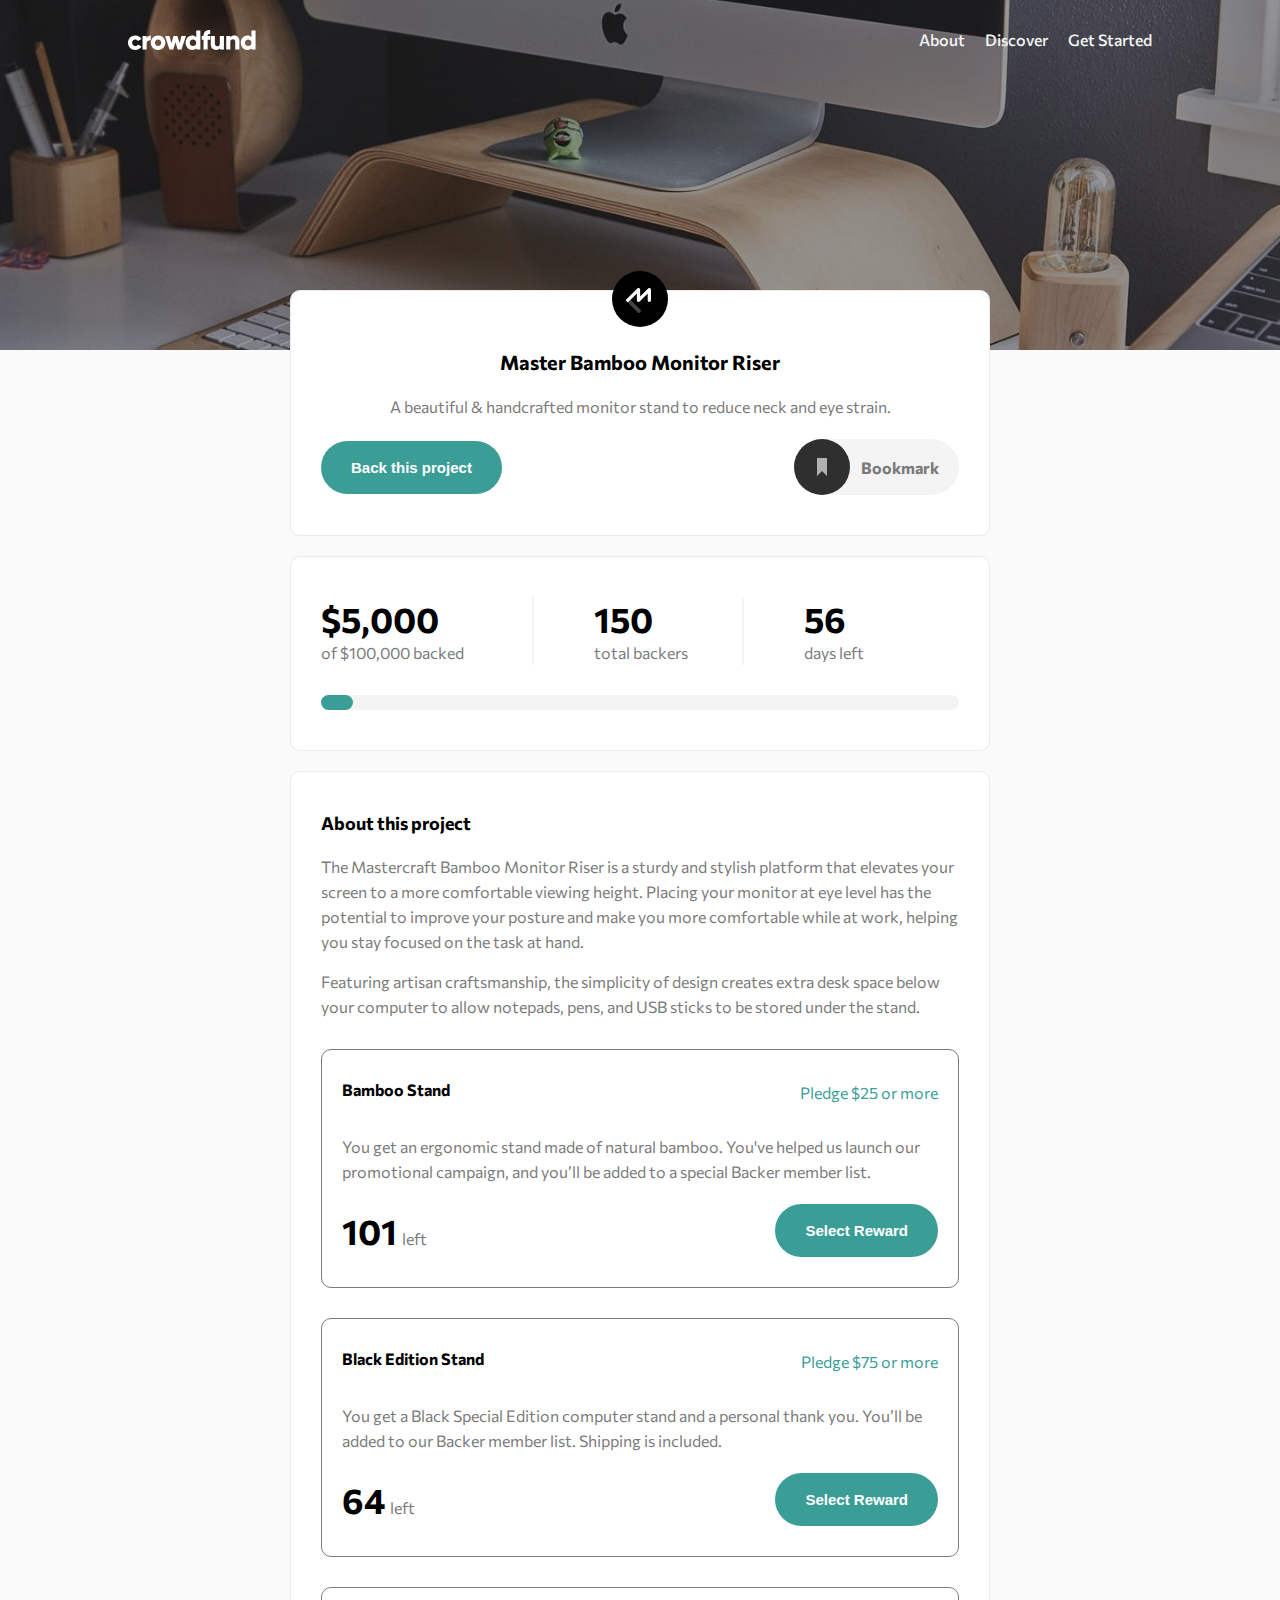
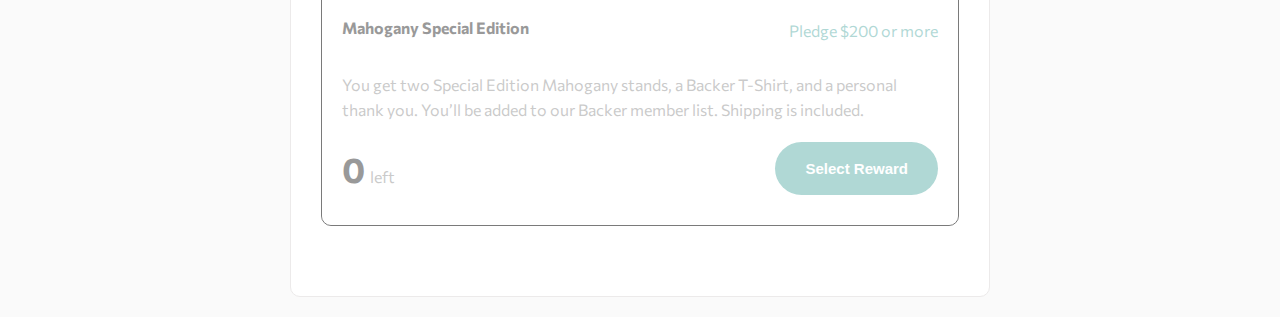
<file: index.html>
<!DOCTYPE html>
<html lang="en">
	<head>
		<meta charset="UTF-8" />
		<meta name="viewport" content="width=device-width, initial-scale=1.0" />
		<link rel="icon" type="image/png" sizes="32x32" href="./images/favicon-32x32.png"
		/>
		<link rel="preconnect" href="https://fonts.gstatic.com" />
		<link
			href="https://fonts.googleapis.com/css2?family=Commissioner:wght@400;500;700&display=swap"
			rel="stylesheet"
		/>
		<script type="module" src="/js/index.js"></script>
		<link rel="stylesheet" href="/css/index.min.css" />

		<title>Frontend Mentor | Crowdfunding product page</title>
	</head>
	<body>
		<div class="content-wrapper">
			<header class="header">
				<div class="header__content">
					<img class="header__logo" src="/images/logo.svg" alt="Crowdfund logo" />
				<nav class="navigation" aria-label="Frontend Mentor Crowdfunding">
					<button aria-expanded="false" aria-controls="main-navigation" class="navigation__hamburger" id="menubutton" aria-label="Open menu">
					<img src="/images/icon-hamburger.svg" alt="" role="button" alt="menu button"/>
					</button>
					<ul class="navigation__items" id="main-navigation" role="menubar">
						<li class="navigation__list-item" role="none">
							<a class="navigation__menu-item text--medium-weight" href="#" role="menuitem">
								About
							</a>
						</li>
						<li class="navigation__list-item" role="none">
							<a class="navigation__menu-item text--medium-weight" href="#" role="menuitem">
								Discover
							</a>
						</li>
						<li class="navigation__list-item" role="none">
							<a class="navigation__menu-item text--medium-weight" href="#" role="menuitem">
								Get Started
							</a>
						</li>
					</ul>
				</nav>
				</div>
			</header>
			<main class="container">
				<section class="section section__head section--center-aligned section--negative-margin">
					<div class="brand-logo">
						<img src="images/logo-mastercraft.svg" alt="Mastercraft logo">
					</div>
					<h1>Master Bamboo Monitor Riser</h1>
					<p>
						A beautiful & handcrafted monitor stand to reduce neck and eye
						strain.
					</p>
					<div class="button-cluster">
						<button class="button button--no-margin" id="back-project-button">Back this project</button>
						<input type="checkbox" class="bookmark__input" id="bookmark">
						<label class="bookmark" for="bookmark">
							<span class="bookmark__text text--bold">Bookmark</span>
							<img src="images/icon-bookmark.svg" class="bookmark__icon" alt="Bookmark disabled"/>
							<img src="images/icon-bookmark-green.svg" class="bookmark__icon--active" alt="Bookmark enabled"/>
						</label>
					</div>
				</section>
				<section class="section">
					<div class="section__hero">
							<div class="section__element">
								<div class="text text--large">$<span id="pledge-total">0</span></div>
								<p>of $<span id="pledge-target-amount"></span> backed</p>
							</div>
							<div class="section__element">
								<div class="text text--large" id="backers-total">0</div>
							<p>total backers</p>
							</div>
							<div class="section__element">
								<div class="text text--large">56</div>
							<p>days left</p>
							</div>
					</div>
					<div class="progress-bar-outer">
						<div class="progress-bar-inner"></div>
					</div>
				</section>
				<section class="section">
					<h2>About this project</h2>
					<p>
						The Mastercraft Bamboo Monitor Riser is a sturdy and stylish
						platform that elevates your screen to a more comfortable viewing
						height. Placing your monitor at eye level has the potential to
						improve your posture and make you more comfortable while at work,
						helping you stay focused on the task at hand.
					</p>
					<p>
						Featuring artisan craftsmanship, the simplicity of design creates
						extra desk space below your computer to allow notepads, pens, and
						USB sticks to be stored under the stand.
					</p>
					<div class="pledge-card">
						<div class="pledge-card__container">
							<div class="pledge-card__title">
								<h3>Bamboo Stand</h3>
								<p class="highlighted-text">Pledge $25 or more</p>
							</div>
							<p class="pledge-card__paragraph">
								You get an ergonomic stand made of natural bamboo. You've helped
								us launch our promotional campaign, and you’ll be added to a
								special Backer member list.
							</p>
							<div class="pledge-card__price">
								<div class="pledge-card__left-amount">
									<span class="text text--large">101</span><span class="pledge-card__left-span">left</span>
								</div>
								<button class="button button__select-reward" id="select-bamboo-stand">Select Reward</button>
							</div>
						</div>
					</div>
					<div class="pledge-card">
						<div class="pledge-card__container">
							<div class="pledge-card__title">
								<h3>Black Edition Stand</h3>
								<p class="highlighted-text">Pledge $75 or more</p>
							</div>
							<p class="pledge-card__paragraph">
								You get a Black Special Edition computer stand and a personal thank you. You’ll be added to our Backer member list. Shipping is included.
							</p>
							<div class="pledge-card__price">
								<div class="pledge-card__left-amount">
									<span class="text text--large">64</span><span class="pledge-card__left-span">left</span>
								</div>
								<button class="button button__select-reward" id="black-edition-stand">Select Reward</button>
							</div>
						</div>
					</div>
					<div class="pledge-card">
						<div class="pledge-card__container pledge-card__container--disabled">
							<div class="pledge-card__title">
								<h3>Mahogany Special Edition</h3>
								<p class="highlighted-text">Pledge $200 or more</p>
							</div>
							<p class="pledge-card__paragraph">
								You get two Special Edition Mahogany stands, a Backer T-Shirt, and a personal thank you. You’ll be added to our Backer member list. Shipping is included.
							</p>
							<div class="pledge-card__price">
								<div class="pledge-card__left-amount">
									<span class="text text--large">0</span><span class="pledge-card__left-span">left</span>
								</div>
								<button class="button button__select-reward" id="mahogany-stand" disabled>Select Reward</button>
							</div>
						</div>
					</div>
				</section>
			</main>
			<!-- PLEDGE MODAL ========================================================== -->
		<div class="overlay"></div>
		<div class="modal__wrapper" role="dialog" aria-labelledby="modalTitle" aria-modal="true">
			<section class="section modal__pledge-section container">
				<div class="modal__header">
					<h2 id="modalTitle">Back this project</h2>
					<p>Want to support us in bringing Mastercraft Bamboo Monitor Riser out in the world?</p>
					<img src="/images/icon-close-modal.svg" alt="Close pledge modal" class="modal__close-icon" role="button" />
				</div>
				<div class="pledge-card modal-pledge-card">
					<div class="pledge-card__container modal-pledge-card__container">
						<div class="modal-pledge-card__select">
							<input type="radio" id="pledge-no-reward" name="pledges"/>
							<label
								class="modal-pledge-card__select-label"
								for="pledge-no-reward"
								tabindex=0
							>
								<h3>Pledge with no reward</h3>
								<div class="highlighted-text">Pledge $25 or more</div>
							</label>
							<div class="modal-pledge-card__check"></div>
						</div>
						<p class="pledge-card__paragraph">
							You get two Special Edition Mahogany stands, a Backer T-Shirt, and a personal thank you. You’ll be added to our Backer member list. Shipping is included.
						</p>
					</div>
					<div class="modal-pledge-card-entry">
						<p>Enter your pledge</p>
						<form class="modal-pledge__form" name="no-reward" aria-label="Make a pledge">
							<div class="modal-pledge-card-entry__input-cluster">
								<div class="modal-pledge-card-entry__input">
									<label class="modal-pledge-card-entry__input-label" for="pledge-amount-no-reward">$</label>
									<input type="number" min="0" id="pledge-amount-no-reward" name="value"></imput>
								</div>
								<button class="button button--narrow pledge__submit-button" type="submit">Continue</button>
						</form>
						</div>
					</div>
				</div>
				<div class="pledge-card modal-pledge-card">
					<div class="pledge-card__container modal-pledge-card__container">
						<div class="modal-pledge-card__select">
							<input type="radio" id="pledge-bamboo-stand" name="pledges"/>
							<label class="modal-pledge-card__select-label" for="pledge-bamboo-stand" tabindex=0>
								<h3>Bamboo Stand</h3>
								<div class="highlighted-text">Pledge $25 or more</div>
							</label>
							<div class="modal-pledge-card__check"></div>
						</div>
						<p class="pledge-card__paragraph">
							You get an ergonomic stand made of natural bamboo. You've helped
							us launch our promotional campaign, and you’ll be added to a
							special Backer member list.
						</p>
						<div class="pledge-card__price">
							<div class="pledge-card__left">
								<span class="text text--bold">101</span><span> left</span>
							</div>
						</div>
					</div>
					<div class="modal-pledge-card-entry">
						<p>Enter your pledge</p>
						<form class="modal-pledge__form" name="bamboo-stand" aria-label="Make a pledge">
							<div class="modal-pledge-card-entry__input-cluster">
								<div class="modal-pledge-card-entry__input">
									<label class="modal-pledge-card-entry__input-label" for="pledge-amount-bamboo">$</label>
									<input type="number" min="0" id="pledge-amount-bamboo" name="value"></imput>
								</div>
								<button class="button button--narrow pledge__submit-button" type="submit">Continue</button>
						</form>
						</div>
					</div>
				</div>
				<div class="pledge-card modal-pledge-card">
					<div class="pledge-card__container modal-pledge-card__container">
						<div class="modal-pledge-card__select">
							<input
								class="input"
								type="radio"
								id="pledge-black-edition-stand"
								name="pledges" />
							<label
								class="modal-pledge-card__select-label"
								for="pledge-black-edition-stand"
								tabindex=0
							>
								<h3>Black Edition Stand</h3>
								<div class="highlighted-text">Pledge $25 or more</div>
							</label>
							<div class="modal-pledge-card__check"></div>
						</div>
						<p class="pledge-card__paragraph">
							You get a Black Special Edition computer stand and a personal thank you. You’ll be added to our Backer member list. Shipping is included.
						</p>
						<div class="pledge-card__price">
							<div class="pledge-card__left">
								<span class="text text--bold">64</span><span> left</span>
							</div>
						</div>
					</div>
					<div class="modal-pledge-card-entry">
						<p>Enter your pledge</p>
						<form class="modal-pledge__form" name="black-edition-stand" aria-label="Make a pledge">
							<div class="modal-pledge-card-entry__input-cluster">
								<div class="modal-pledge-card-entry__input">
									<label class="modal-pledge-card-entry__input-label" for="pledge-amount-black-edition">$</label>
									<input type="number" min="0" id="pledge-amount-black-edition" name="value"></imput>
								</div>
								<button class="button button--narrow pledge__submit-button" type="submit">Continue</button>
						</form>
						</div>
					</div>
				</div>
				<div class="pledge-card modal-pledge-card">
					<div class="pledge-card__container modal-pledge-card__container pledge-card__container--disabled">
						<div class="modal-pledge-card__select">
							<input
								class="input"
								type="radio"
								id="pledage-mahogany-stand"
								name="pledges" />
							<label
								class="modal-pledge-card__select-label"
								for="pledge-mahogany-stand"
							>
								<h3>Mahogany Special Edition</h3>
								<div class="highlighted-text">Pledge $200 or more</div>
							</label>
							<div class="modal-pledge-card__check"></div>
						</div>
						<p class="pledge-card__paragraph">
							You get two Special Edition Mahogany stands, a Backer T-Shirt, and a personal thank you. You’ll be added to our Backer member list. Shipping is included.
						</p>
						<div class="pledge-card__price">
							<div class="pledge-card__left">
								<span class="text text--bold">0</span><span> left</span>
							</div>
						</div>
					</div>
					<div class="modal-pledge-card-entry">
						<p>Enter your pledge</p>
						<form class="modal-pledge__form" name="mahogany-stand" aria-label="Make a pledge">
							<div class="modal-pledge-card-entry__input-cluster">
								<div class="modal-pledge-card-entry__input">
									<label class="modal-pledge-card-entry__input-label" for="pledge-amount-mahogany">$</label>
									<input type="number" min="0" id="pledge-amount-mahogany" name="value" disabled></imput>
								</div>
								<button class="button button--narrow pledge__submit-button" type="submit" disabled>Continue</button>
						</form>
						</div>
					</div>
				</div>
			</section>
			<section
				class="section modal__thanks container"
				role="dialog"
				aria-labelledby="thanksModalTitle"
				aria-modal="true"
			>
				<div class="modal__check">
					<img src="./images/icon-check.svg" alt="">
				</div>
				<div class="text modal__thanks-heading" id="thanksModalTitle">
					Thanks for your support!
				</div>
				<p>Your pledge brings us one step closer to sharing Mastercraft Bamboo Monitor Riser worldwide. You will get an email once our campaign is completed.</p>
				<button class="button" id="modal-thanks-button">Got it!</button>
			</section>
			</div>
		</div>
		</div>
	</body>
</html>
</file>
<file: css/index.min.css>
*{box-sizing:border-box}body{background-color:#fafafa;font-family:"Commissioner", sans-serif;font-size:1.6rem;color:#7a7a7a;margin:0}html{font-size:10px}h1,h2,h3{font-weight:700;color:#000;margin:0}h1,h2{margin-bottom:20px}h1{font-size:2rem}h2{font-size:1.8rem}h3{font-size:1.6rem;margin-bottom:10px}p{margin:0;margin-bottom:1.5rem;line-height:2.5rem}p:last-of-type{margin-bottom:0}.content-wrapper{display:flex;flex-direction:column;align-items:center}.header{background:url("../images/image-hero-mobile.jpg") no-repeat center center;background-size:cover;height:300px;width:100%;padding:3rem 0;position:relative;background-color:rgba(0,0,0,0.4);background-blend-mode:multiply}.header__logo{display:inline-block;max-height:20px}.header__content{display:flex;justify-content:space-between;flex-direction:row;width:80%;margin:0 auto}.container{max-width:90%}.section{background-color:#fff;border-radius:1rem;padding:4rem 3rem;border:1px solid #eceaea;margin:20px 0;display:flex;flex-direction:column;width:100%}.section__head{margin-top:-60px;position:relative}.section__hero{margin:0 auto;text-align:center}.section__element:not(:last-of-type){border-bottom:2px solid #f4f4f4;padding-bottom:2rem}.section__element:not(:first-of-type){padding-top:2rem}.section--center-aligned{align-items:center;text-align:center}.overlay{position:fixed;top:0;left:0;min-width:100vw;min-height:100%;background-color:rgba(0,0,0,0.3);z-index:500;display:none}.overlay--show{display:block}.highlighted-text{color:#3a9e97}.button{background-color:#3a9e97;color:#fff;border-radius:3rem;border:0;cursor:pointer;font-size:1.5rem;font-weight:700;padding:18px 30px;width:max-content;margin-top:2rem}.button:hover{background-color:#147b74}.button--disabled{background-color:#7a7a7a}.button--narrow{margin:0;padding:10px 20px}.button--no-margin{margin:0}.button-cluster{display:flex;align-items:center;justify-content:space-between;width:100%;margin-top:2rem}.progress-bar-outer,.progress-bar-inner{border-radius:1rem;height:1rem;max-width:100%}.progress-bar-outer{width:100%;background-color:#f4f4f4;margin-top:3rem;height:1.5rem}.progress-bar-inner{height:1.5rem;width:0%;background-color:#3a9e97}.brand-logo{margin-bottom:2rem;margin-top:-6rem}.bookmark{height:56px;width:56px;position:relative}.bookmark__text{display:none}.bookmark__icon{display:block}.bookmark__icon,.bookmark__icon--active{height:100%}.bookmark__icon--active{display:none}.bookmark:hover{color:#147b74}.bookmark:hover .bookmark__icon{display:none}.bookmark:hover .bookmark__icon--active{display:block}.bookmark__input{position:absolute;visibility:hidden}.bookmark__input:checked ~ .bookmark{color:#147b74}.bookmark__input:checked ~ label .bookmark__icon{display:none}.bookmark__input:checked ~ label .bookmark__icon--active{display:block}@media only screen and (min-width: 768px){.header{background-image:url("../images/image-hero-desktop.jpg");height:350px;width:100%}.container{max-width:700px}.section__hero{margin:0;display:flex;flex-direction:row;text-align:left;align-items:center}.section__element{flex-basis:33%}.section__element:not(:last-of-type){padding:0;border-bottom:none}.section__element:not(:first-of-type){border-left:2px solid #f4f4f4;padding:0;padding-left:60px}.bookmark{height:56px;width:165px;position:relative;text-align:right;display:flex;align-items:center;justify-content:flex-end;padding:1.8rem 2rem;border-radius:50px;background-color:#f4f4f4;color:#7a7a7a}.bookmark__text{display:block}.bookmark__icon,.bookmark__icon--active{position:absolute;left:0}}.pledge-card{border:1px solid #7a7a7a;border-radius:1rem;margin-bottom:3rem;position:relative}.pledge-card__container{padding:3rem 2rem}.pledge-card__title{margin-bottom:2.5rem}.pledge-card__price{display:flex;flex-direction:column;grid-area:pledge-price}.pledge-card__price:not(:last-child){margin-bottom:30px}.pledge-card__left-amount{margin-top:2rem}.pledge-card__left-span{margin-left:0.5rem}.pledge-card__paragraph{grid-area:pledge-paragraph;margin:2.5rem 0}.pledge-card__container--disabled::before{content:"";position:absolute;top:0;left:0;width:100%;height:100%;background-color:rgba(255,255,255,0.6);border-radius:1rem;z-index:300}.pledge-cardinput[type="radio"]:checked{border-color:#147b74}.pledge-card:first-of-type{margin-top:3rem}@media only screen and (min-width: 768px){.pledge-card__price{flex-direction:row;justify-content:space-between;align-items:center}.pledge-card__title{display:flex;justify-content:space-between}}.modal__wrapper{display:none;height:100vh;position:absolute;top:0;left:0;width:100vw;z-index:500}.modal__wrapper--show{display:block}.modal__header{padding-bottom:2rem;position:relative}.modal__close-icon{cursor:pointer;height:18px;position:absolute;top:0;right:0;width:18px}.modal__pledge-section{background-color:#fff;margin:0 auto;border-radius:1rem;position:absolute;top:10%;left:50%;transform:translateX(-50%)}.modal__pledge-section--hide{display:none}.modal__thanks{margin:auto;display:none;position:absolute;top:50vh;left:50%;transform:translate(-50%, -50%)}.modal__thanks--open{display:flex;flex-direction:column;align-items:center;text-align:center}.modal__check{height:70px;width:70px}.modal__check img{width:100%;height:100%}.modal__thanks-heading{font-size:2.5rem;font-weight:700;padding:2rem 0}.modal-pledge-card__container{padding:30px 20px;display:grid;grid-template-columns:40px 1fr auto;grid-template-areas:"modal-select modal-select pledge-price" ". pledge-paragraph pledge-paragraph" "pledge-entry pledge-entry pledge-entry";grid-template-rows:auto}.modal-pledge-card__select{position:relative;display:flex;align-items:center;grid-area:modal-select}.modal-pledge-card__check{display:block;position:absolute;border:2px solid #7a7a7a;border-radius:100%;height:26px;width:26px;left:0;z-index:5;transition:border 0.25s linear;-webkit-transition:border 0.25s linear}.modal-pledge-card__check::before{display:block;position:absolute;content:"";border-radius:100%;height:12px;width:12px;top:5px;left:5px;margin:auto;transition:background 0.25s linear;-webkit-transition:background 0.25s linear}.modal-pledge-card input[type="radio"]{position:absolute;visibility:hidden}.modal-pledge-card input[type="radio"]:checked ~ .modal-pledge-card__check::before{background:#3a9e97}.modal-pledge-card input[type="radio"]:checked ~ .modal-pledge-card__check{border-color:#3a9e97}.modal-pledge-card input[type="radio"]:checked ~ label h3{color:#3a9e97}.modal-pledge-card__select-label{position:relative;padding-left:4.5rem;cursor:pointer}.modal-pledge-card__select-label:hover .modal-pledge-card__check{border-color:#3a9e97}.modal-pledge-card__select-label:hover h3{color:#3a9e97}.modal-pledge-card--open{border:2px solid #3a9e97}.modal-pledge-card__select label h3:last-child{margin:0}.modal-pledge-card-entry{align-items:center;display:flex;flex-direction:column;grid-area:pledge-entry;max-height:0px;overflow:hidden;transition:max-height 0.2s ease-in, padding-top 0.2s ease-in, padding-bottom 0.2s ease-in}.modal-pledge-card-entry:focus-within{border-top:1px solid #7a7a7a;max-height:150px;padding:3rem 2rem}.modal-pledge-card-entry--open{border-top:1px solid #7a7a7a;max-height:150px;padding:3rem 2rem}.modal-pledge-card-entry__input-cluster{display:flex}.modal-pledge-card-entry__input{display:flex;align-items:center;width:100px;text-align:left;border-radius:3rem;border-color:#f4f4f4;border-style:solid;color:#000;padding:10px 20px;margin-right:20px}.modal-pledge-card-entry__input-label{color:#7a7a7a}.modal-pledge-card-entry input[type="number"]{border:none;width:100%;caret-color:#3a9e97;-moz-appearance:textfield;font-size:1.6rem;font-weight:700;color:#000;padding-top:3px;margin-left:0.5rem}.modal-pledge-card-entry input::-webkit-outer-spin-button,.modal-pledge-card-entry input::-webkit-inner-spin-button{-webkit-appearance:none;margin:0}@media only screen and (min-width: 768px){.modal-pledge-card-entry{flex-direction:row;justify-content:space-between}.modal-pledge-card label{display:flex;align-items:center}.modal-pledge-card h3{margin-bottom:0;margin-right:10px}}.text{color:#000}.text--medium-weight{font-weight:500}.text--bold{font-weight:700}.text--large{font-size:3.5rem;font-weight:700}.navigation{text-align:left}.navigation__items{background-color:#fff;border:1px solid #f4f4f4;box-shadow:0px 1px 4px 2px rgba(0,0,0,0.49);border-radius:1rem;position:absolute;padding:0;margin:auto;max-width:500px;left:0;right:0;top:60px;transform:translateY(-500px);transition:ease transform 0.2s;width:90%;z-index:300}.navigation__items--active{transform:translateY(0)}.navigation__list-item{list-style-type:none;padding:2rem;margin:0}.navigation__list-item:not(:last-child){border-bottom:1px solid #f4f4f4}.navigation__menu-item{text-decoration:none;color:#000}.navigation__hamburger{width:20px;height:20px;background:none;border:none}@media only screen and (min-width: 768px){.navigation__hamburger{display:none}.navigation__items{display:flex;margin:0;padding:0;background-color:transparent;border:none;box-shadow:none;position:static;transform:translateY(0);transition:unset;width:auto}.navigation__menu-item{color:#f4f4f4}.navigation__menu-item:hover{color:#7a7a7a}.navigation__list-item{padding:0}.navigation__list-item:not(:last-child){margin-right:2rem;border:none}}
</file>
